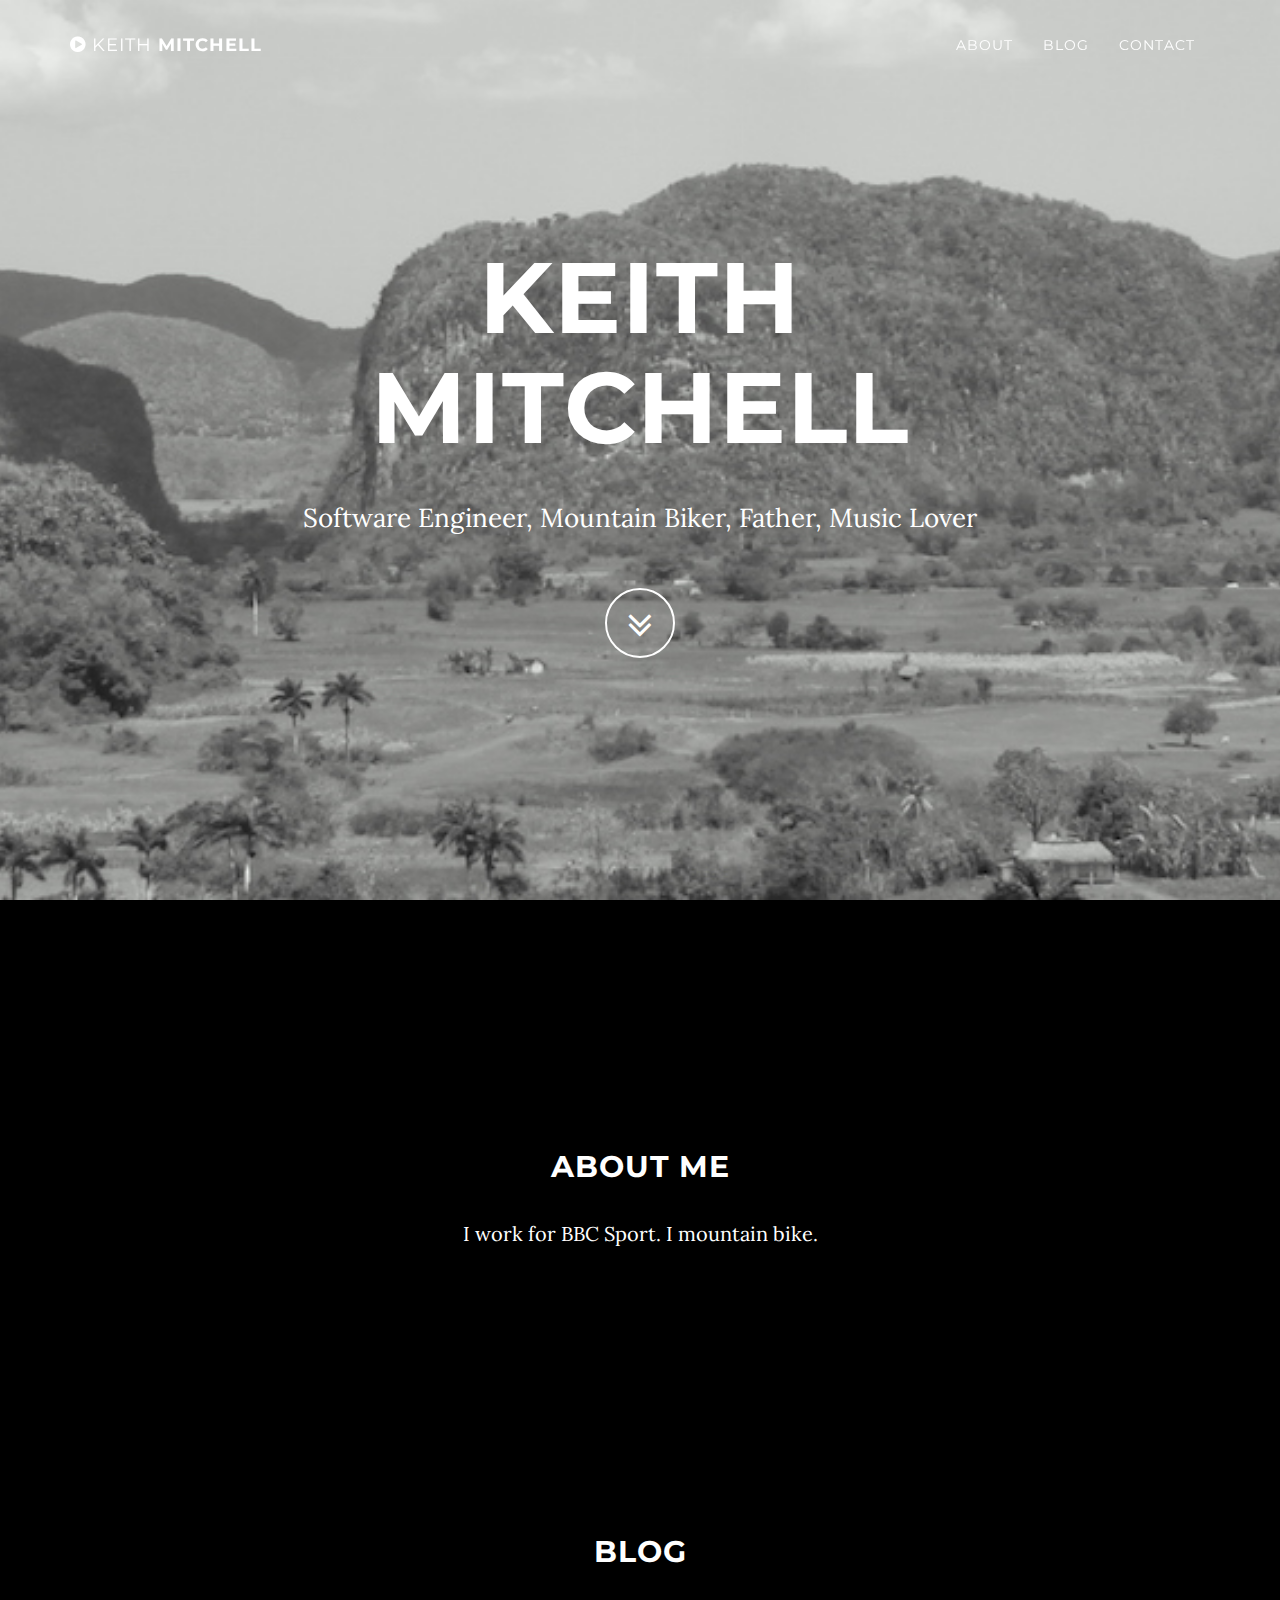
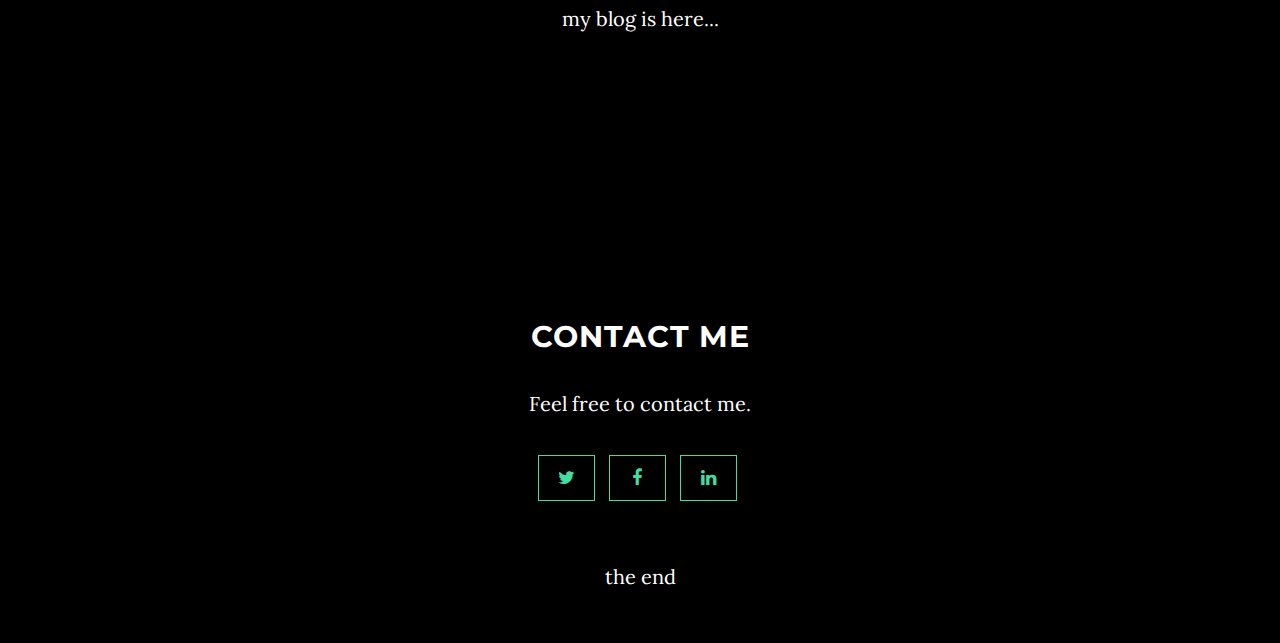
<file: keithm.it/index.html>
<!DOCTYPE html>
<html lang="en">

<head>

    <meta charset="utf-8">
    <meta http-equiv="X-UA-Compatible" content="IE=edge">
    <meta name="viewport" content="width=device-width, initial-scale=1">
    <meta name="description" content="">
    <meta name="author" content="">

    <title>Clean My Horse Rug</title>

    <!-- Bootstrap Core CSS -->
    <link href="css/bootstrap.min.css" rel="stylesheet">

    <!-- Custom CSS -->
    <link href="css/grayscale.css" rel="stylesheet">

    <!-- Custom Fonts -->
    <link href="font-awesome/css/font-awesome.min.css" rel="stylesheet" type="text/css">
    <link href="http://fonts.googleapis.com/css?family=Lora:400,700,400italic,700italic" rel="stylesheet" type="text/css">
    <link href="http://fonts.googleapis.com/css?family=Montserrat:400,700" rel="stylesheet" type="text/css">

    <!-- HTML5 Shim and Respond.js IE8 support of HTML5 elements and media queries -->
    <!-- WARNING: Respond.js doesn't work if you view the page via file:// -->
    <!--[if lt IE 9]>
        <script src="https://oss.maxcdn.com/libs/html5shiv/3.7.0/html5shiv.js"></script>
        <script src="https://oss.maxcdn.com/libs/respond.js/1.4.2/respond.min.js"></script>
    <![endif]-->

</head>

<body id="page-top" data-spy="scroll" data-target=".navbar-fixed-top">

    <!-- Navigation -->
    <nav class="navbar navbar-custom navbar-fixed-top" role="navigation">
        <div class="container">
            <div class="navbar-header">
                <button type="button" class="navbar-toggle" data-toggle="collapse" data-target=".navbar-main-collapse">
                    <i class="fa fa-bars"></i>
                </button>
                <a class="navbar-brand page-scroll" href="#page-top">
                    <i class="fa fa-play-circle"></i>  <span class="light">Keith</span> Mitchell
                </a>
            </div>

            <!-- Collect the nav links, forms, and other content for toggling -->
            <div class="collapse navbar-collapse navbar-right navbar-main-collapse">
                <ul class="nav navbar-nav">
                    <!-- Hidden li included to remove active class from about link when scrolled up past about section -->
                    <li class="hidden">
                        <a href="#page-top"></a>
                    </li>
                    <li>
                        <a class="page-scroll" href="#about">About</a>
                    </li>
                    <li>
                        <a class="page-scroll" href="#blog">Blog</a>
                    </li>
                    <li>
                        <a class="page-scroll" href="#contact">Contact</a>
                    </li>
                </ul>
            </div>
            <!-- /.navbar-collapse -->
        </div>
        <!-- /.container -->
    </nav>

    <!-- Intro Header -->
    <header class="intro">
        <div class="intro-body">
            <div class="container">
                <div class="row">
                    <div class="col-md-8 col-md-offset-2">
                        <h1 class="brand-heading">Keith Mitchell</h1>
                        <p class="intro-text">Software Engineer, Mountain Biker, Father, Music Lover</p>
                        <a href="#about" class="btn btn-circle page-scroll">
                            <i class="fa fa-angle-double-down animated"></i>
                        </a>
                    </div>
                </div>
            </div>
        </div>
    </header>

    <!-- About Section -->
    <section id="about" class="container content-section text-center">
        <div class="row">
            <div class="col-lg-8 col-lg-offset-2">
                <h2>About Me</h2>
                <p>I work for BBC Sport.  I mountain bike. </p>
            </div>
        </div>
    </section>

    <!-- Download Section -->
    <section id="blog" class="content-section text-center">
        <div class="blog-section">
            <div class="container">
                <div class="col-lg-8 col-lg-offset-2">
                    <h2>Blog</h2>
                    <p>my blog is here...</p>
                </div>
            </div>
        </div>
    </section>

    <!-- Contact Section -->
    <section id="contact" class="container content-section text-center">
        <div class="row">
            <div class="col-lg-8 col-lg-offset-2">
                <h2>Contact Me</h2>
                <p>Feel free to contact me.</p>
                <ul class="list-inline banner-social-buttons">
                    <li>
                        <a href="https://twitter.com/specialized" class="btn btn-default btn-lg"><i class="fa fa-twitter fa-fw"></i> <span class="network-name"></span></a>
                    </li>
                    <li>
                        <a href="https://www.facebook.com/drkeithmitchell" class="btn btn-default btn-lg"><i class="fa fa-facebook fa-fw"></i> <span class="network-name"></span></a>
                    </li>
                    <li>
                        <a href="https://uk.linkedin.com/in/drkeithmitchell" class="btn btn-default btn-lg"><i class="fa fa-linkedin fa-fw"></i> <span class="network-name"></span></a>
                    </li>
                </ul>
            </div>
        </div>
    </section>

    <!-- Footer -->
    <footer>
        <div class="container text-center">
            <p>the end</p>
        </div>
    </footer>

    <!-- jQuery -->
    <script src="js/jquery.js"></script>

    <!-- Bootstrap Core JavaScript -->
    <script src="js/bootstrap.min.js"></script>

    <!-- Plugin JavaScript -->
    <script src="js/jquery.easing.min.js"></script>

    <!-- Custom Theme JavaScript -->
    <script src="js/grayscale.js"></script>

</body>

</html>
</file>
<file: keithm.it/css/grayscale.css>
/*!
 * Start Bootstrap - Grayscale Bootstrap Theme (http://startbootstrap.com)
 * Code licensed under the Apache License v2.0.
 * For details, see http://www.apache.org/licenses/LICENSE-2.0.
 */

body {
    width: 100%;
    height: 100%;
    font-family: Lora,"Helvetica Neue",Helvetica,Arial,sans-serif;
    color: #fff;
    background-color: #000;
}

html {
    width: 100%;
    height: 100%;
}



h1,
h2,
h3,
h4,
h5,
h6 {
    margin: 0 0 35px;
    text-transform: uppercase;
    font-family: Montserrat,"Helvetica Neue",Helvetica,Arial,sans-serif;
    font-weight: 700;
    letter-spacing: 1px;
}

p {
    margin: 0 0 25px;
    font-size: 18px;
    line-height: 1.5;
}

@media(min-width:768px) {
    p {
        margin: 0 0 35px;
        font-size: 20px;
        line-height: 1.6;
    }
}

a {
    color: #42dca3;
    -webkit-transition: all .2s ease-in-out;
    -moz-transition: all .2s ease-in-out;
    transition: all .2s ease-in-out;
}

a:hover,
a:focus {
    text-decoration: none;
    color: #1d9b6c;
}

.light {
    font-weight: 400;
}

.navbar-custom {
    margin-bottom: 0;
    border-bottom: 1px solid rgba(255,255,255,.3);
    text-transform: uppercase;
    font-family: Montserrat,"Helvetica Neue",Helvetica,Arial,sans-serif;
    background-color: #000;
}

.navbar-custom .navbar-brand {
    font-weight: 700;
}

.navbar-custom .navbar-brand:focus {
    outline: 0;
}

.navbar-custom .navbar-brand .navbar-toggle {
    padding: 4px 6px;
    font-size: 16px;
    color: #fff;
}

.navbar-custom .navbar-brand .navbar-toggle:focus,
.navbar-custom .navbar-brand .navbar-toggle:active {
    outline: 0;
}

.navbar-custom a {
    color: #fff;
}

.navbar-custom .nav li a {
    -webkit-transition: background .3s ease-in-out;
    -moz-transition: background .3s ease-in-out;
    transition: background .3s ease-in-out;
}

.navbar-custom .nav li a:hover {
    outline: 0;
    color: rgba(255,255,255,.8);
    background-color: transparent;
}

.navbar-custom .nav li a:focus,
.navbar-custom .nav li a:active {
    outline: 0;
    background-color: transparent;
}

.navbar-custom .nav li.active {
    outline: 0;
}

.navbar-custom .nav li.active a {
    background-color: rgba(255,255,255,.3);
}

.navbar-custom .nav li.active a:hover {
    color: #fff;
}

@media(min-width:768px) {
    .navbar-custom {
        padding: 20px 0;
        border-bottom: 0;
        letter-spacing: 1px;
        background: 0 0;
        -webkit-transition: background .5s ease-in-out,padding .5s ease-in-out;
        -moz-transition: background .5s ease-in-out,padding .5s ease-in-out;
        transition: background .5s ease-in-out,padding .5s ease-in-out;
    }

    .navbar-custom.top-nav-collapse {
        padding: 0;
        border-bottom: 1px solid rgba(255,255,255,.3);
        background: #000;
    }
}

.intro {
    display: table;
    width: 100%;
    height: auto;
    padding: 100px 0;
    text-align: center;
    color: #fff;
    background: url(../img/intro-bg.jpg) no-repeat bottom center scroll;
    background-color: #000;
    -webkit-background-size: cover;
    -moz-background-size: cover;
    background-size: cover;
    -o-background-size: cover;
}

.intro .intro-body {
    display: table-cell;
    vertical-align: middle;
}

.intro .intro-body .brand-heading {
    font-size: 40px;
}

.intro .intro-body .intro-text {
    font-size: 18px;
}

@media(min-width:768px) {
    .intro {
        height: 100%;
        padding: 0;
    }

    .intro .intro-body .brand-heading {
        font-size: 100px;
    }

    .intro .intro-body .intro-text {
        font-size: 26px;
    }
}

.btn-circle {
    width: 70px;
    height: 70px;
    margin-top: 15px;
    padding: 7px 16px;
    border: 2px solid #fff;
    border-radius: 100%!important;
    font-size: 40px;
    color: #fff;
    background: 0 0;
    -webkit-transition: background .3s ease-in-out;
    -moz-transition: background .3s ease-in-out;
    transition: background .3s ease-in-out;
}

.btn-circle:hover,
.btn-circle:focus {
    outline: 0;
    color: #fff;
    background: rgba(255,255,255,.1);
}

.btn-circle i.animated {
    -webkit-transition-property: -webkit-transform;
    -webkit-transition-duration: 1s;
    -moz-transition-property: -moz-transform;
    -moz-transition-duration: 1s;
}

.btn-circle:hover i.animated {
    -webkit-animation-name: pulse;
    -moz-animation-name: pulse;
    -webkit-animation-duration: 1.5s;
    -moz-animation-duration: 1.5s;
    -webkit-animation-iteration-count: infinite;
    -moz-animation-iteration-count: infinite;
    -webkit-animation-timing-function: linear;
    -moz-animation-timing-function: linear;
}

@-webkit-keyframes pulse {    
    0% {
        -webkit-transform: scale(1);
        transform: scale(1);
    }

    50% {
        -webkit-transform: scale(1.2);
        transform: scale(1.2);
    }

    100% {
        -webkit-transform: scale(1);
        transform: scale(1);
    }
}

@-moz-keyframes pulse {    
    0% {
        -moz-transform: scale(1);
        transform: scale(1);
    }

    50% {
        -moz-transform: scale(1.2);
        transform: scale(1.2);
    }

    100% {
        -moz-transform: scale(1);
        transform: scale(1);
    }
}

.content-section {
    padding-top: 100px;
}

.download-section {
    width: 100%;
    padding: 50px 0;
    color: #fff;
    background: url(../img/downloads-bg.jpg) no-repeat center center scroll;
    background-color: #000;
    -webkit-background-size: cover;
    -moz-background-size: cover;
    background-size: cover;
    -o-background-size: cover;
}

#map {
    width: 100%;
    height: 200px;
    margin-top: 100px;
}


 #map-canvas {
    height: 100%;
    margin: 0px;
    padding: 0px
 }

@media(min-width:767px) {
    .content-section {
        padding-top: 250px;
    }

    .download-section {
        padding: 100px 0;
    }

    #map {
        height: 400px;
        margin-top: 250px;
    }

    #map-canvas {
    height: 400px;
    margin-top: 250px;
 }
}

.btn {
    border-radius: 0;
    text-transform: uppercase;
    font-family: Montserrat,"Helvetica Neue",Helvetica,Arial,sans-serif;
    font-weight: 400;
    -webkit-transition: all .3s ease-in-out;
    -moz-transition: all .3s ease-in-out;
    transition: all .3s ease-in-out;
}

.btn-default {
    border: 1px solid #42dca3;
    color: #42dca3;
    background-color: transparent;
}

.btn-default:hover,
.btn-default:focus {
    border: 1px solid #42dca3;
    outline: 0;
    color: #000;
    background-color: #42dca3;
}

ul.banner-social-buttons {
    margin-top: 0;
}

@media(max-width:1199px) {
    ul.banner-social-buttons {
        margin-top: 15px;
    }
}

@media(max-width:767px) {
    ul.banner-social-buttons li {
        display: block;
        margin-bottom: 20px;
        padding: 0;
    }

    ul.banner-social-buttons li:last-child {
        margin-bottom: 0;
    }
}

footer {
    padding: 50px 0;
}

footer p {
    margin: 0;
}

::-moz-selection {
    text-shadow: none;
    background: #fcfcfc;
    background: rgba(255,255,255,.2);
}

::selection {
    text-shadow: none;
    background: #fcfcfc;
    background: rgba(255,255,255,.2);
}

img::selection {
    background: 0 0;
}

img::-moz-selection {
    background: 0 0;
}

body {
    webkit-tap-highlight-color: rgba(255,255,255,.2);
}
</file>
